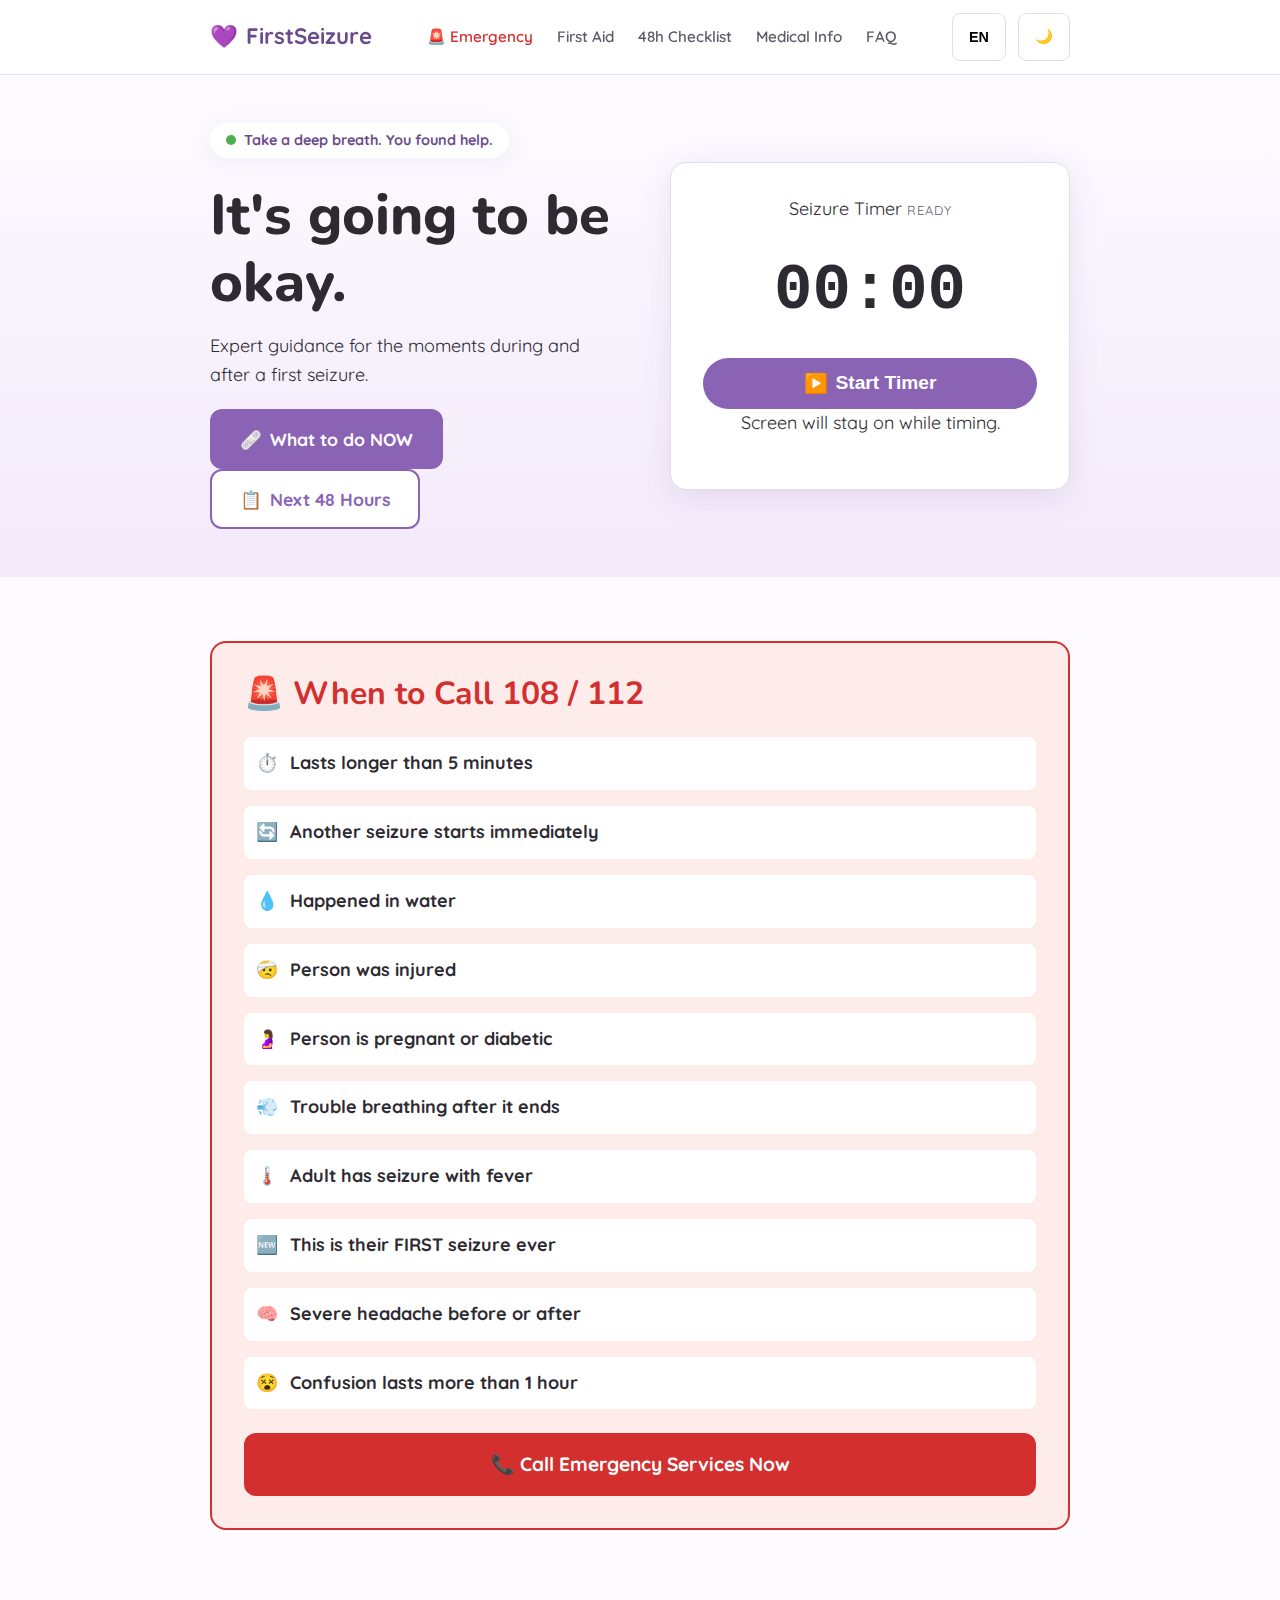
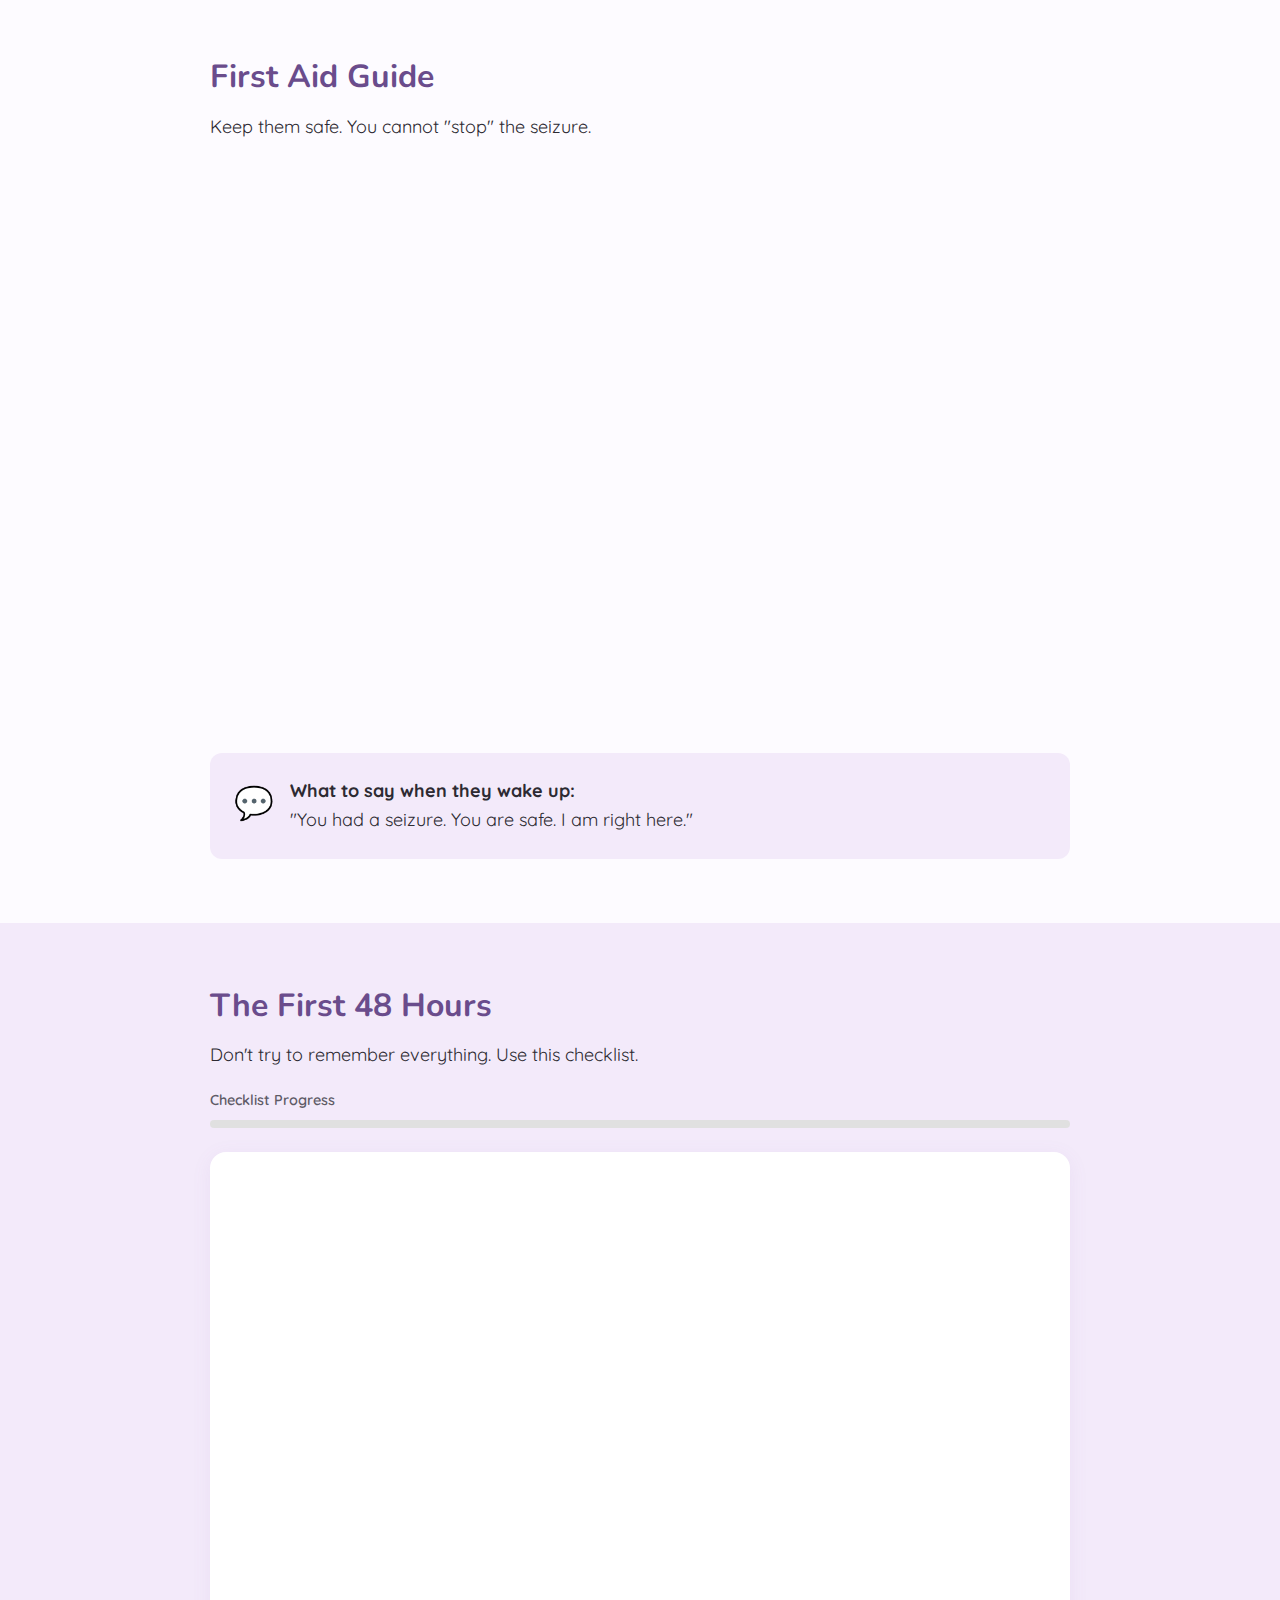
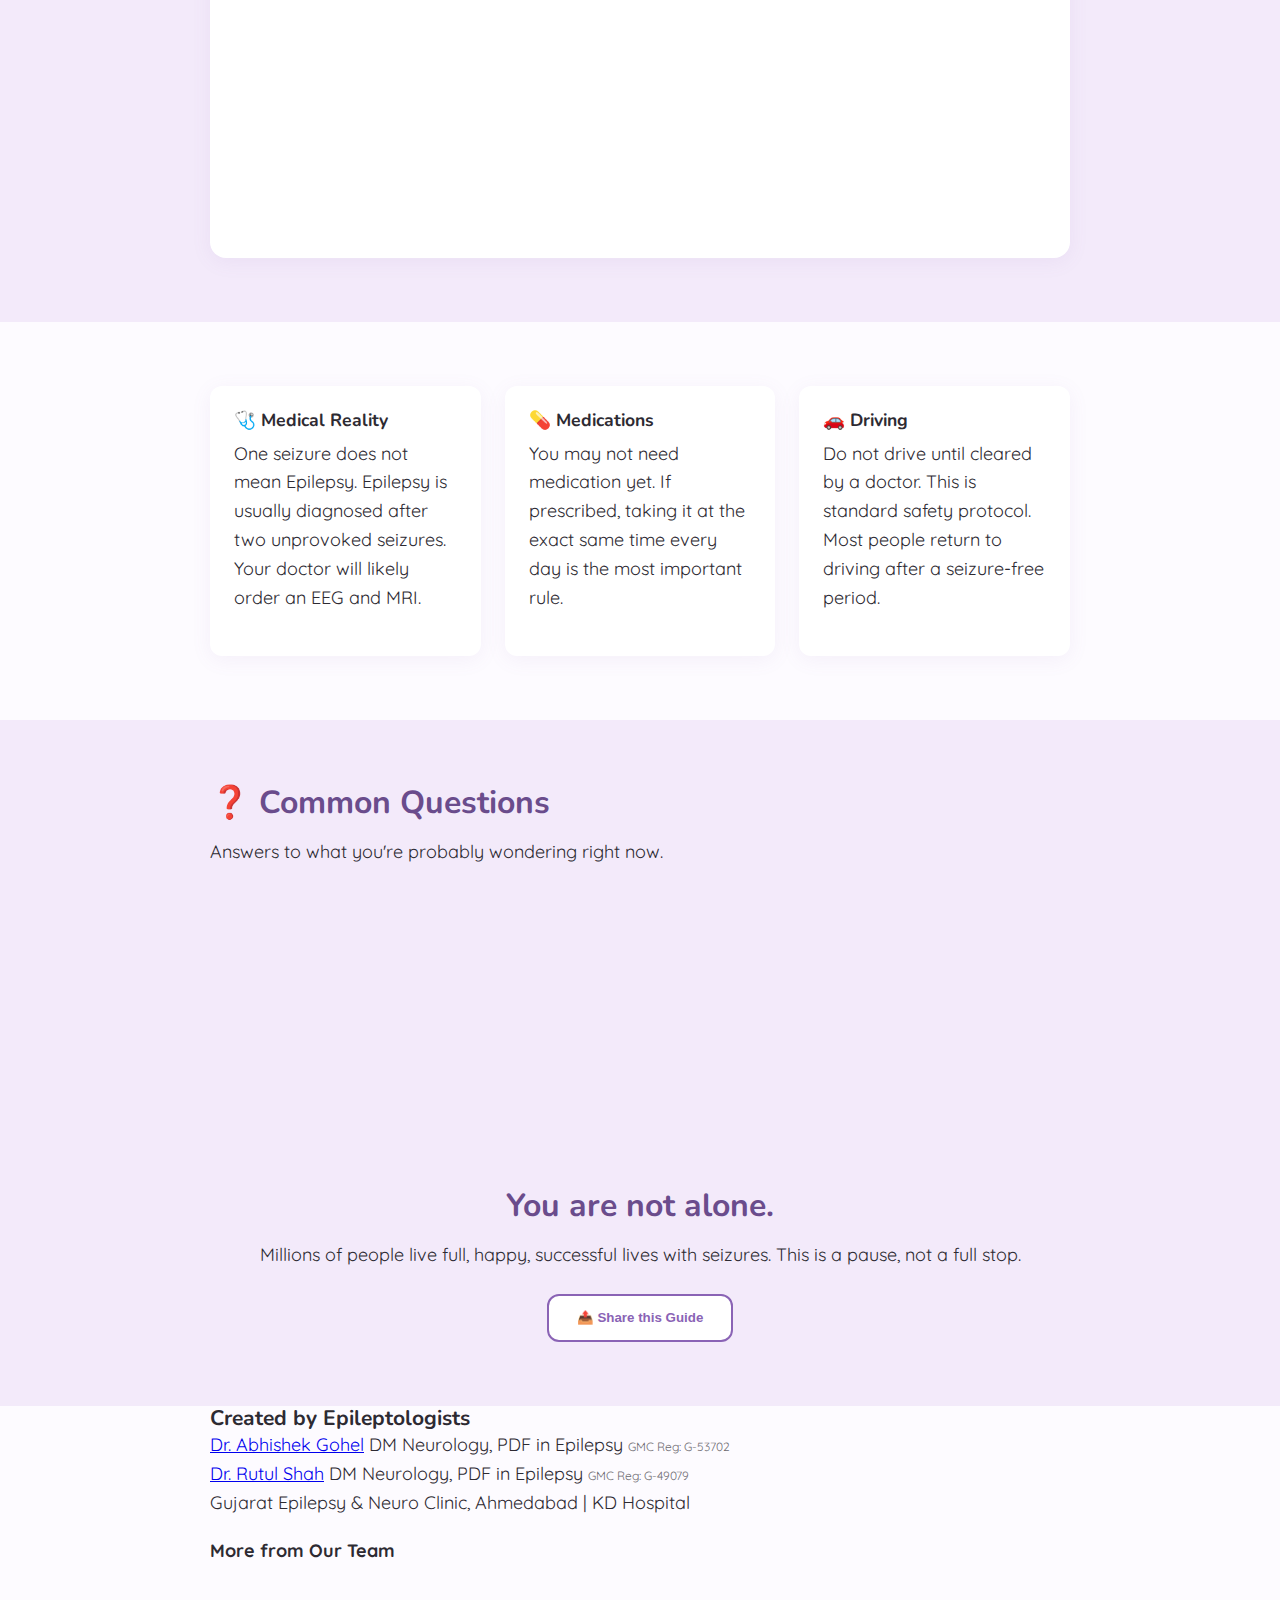
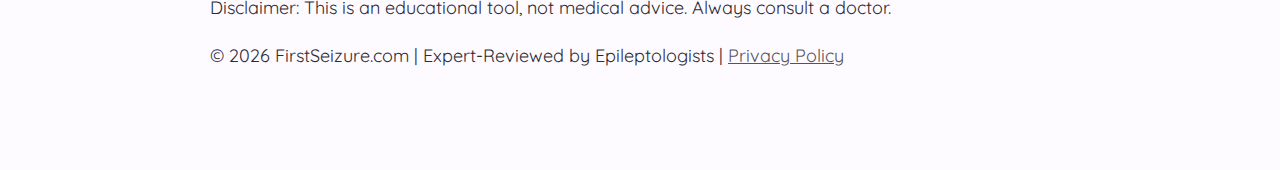
<file: index.html>
<!DOCTYPE html>
<html lang="en">

<head>
    <meta charset="UTF-8">
    <meta name="viewport" content="width=device-width, initial-scale=1.0, viewport-fit=cover">
    <meta name="description" content="Immediate guide for first-time seizures. Timer tool, emergency checklist, and expert-reviewed advice by epileptologists for patients and families.">
    <meta name="keywords" content="first seizure, seizure first aid, epilepsy, seizure timer, emergency seizure, convulsion help, what to do during seizure">
    <meta name="author" content="Dr. Abhishek Gohel, Dr. Rutul Shah">
    <meta name="robots" content="index, follow">
    <meta name="theme-color" content="#9B7EBD">
    <link rel="canonical" href="https://firstseizure.com/">

    <!-- Open Graph -->
    <meta property="og:type" content="website">
    <meta property="og:url" content="https://firstseizure.com/">
    <meta property="og:title" content="First Seizure Guide & Timer | Expert Help">
    <meta property="og:description" content="Panic-free guide for first-time seizures. Timer tool, emergency signs, and first aid by epileptologists.">
    <meta property="og:image" content="https://firstseizure.com/og-image.png">
    <meta property="og:image:width" content="1200">
    <meta property="og:image:height" content="630">
    <meta property="og:site_name" content="FirstSeizure.com">
    <meta property="og:locale" content="en_US">

    <!-- Twitter Card -->
    <meta name="twitter:card" content="summary_large_image">
    <meta name="twitter:title" content="First Seizure Guide & Timer | Expert Help">
    <meta name="twitter:description" content="Panic-free guide for first-time seizures. Timer tool, emergency signs, and first aid.">
    <meta name="twitter:image" content="https://firstseizure.com/og-image.png">

    <title>First Seizure | Guide & Timer by Epileptologists</title>

    <!-- Structured Data -->
    <script type="application/ld+json">
    {
        "@context": "https://schema.org",
        "@type": "MedicalWebPage",
        "name": "First Seizure Guide & Timer",
        "description": "Expert guide for first-time seizures with timer tool and emergency checklist.",
        "url": "https://firstseizure.com",
        "author": [
            {"@type": "Physician", "name": "Dr. Abhishek Gohel", "medicalSpecialty": "Epileptology"},
            {"@type": "Physician", "name": "Dr. Rutul Shah", "medicalSpecialty": "Epileptology"}
        ],
        "publisher": {
            "@type": "Organization",
            "name": "Gujarat Epilepsy & Neuro Clinic"
        },
        "medicalAudience": {"@type": "MedicalAudience", "audienceType": "Patient"},
        "about": {"@type": "MedicalCondition", "name": "Seizure"}
    }
    </script>

    <link rel="preconnect" href="https://fonts.googleapis.com">
    <link rel="preconnect" href="https://fonts.gstatic.com" crossorigin>
    <link
        href="https://fonts.googleapis.com/css2?family=Nunito:wght@600;700;800&family=Quicksand:wght@500;600;700&display=swap"
        rel="stylesheet">
    <link rel="stylesheet" href="styles.css">
    <link rel="manifest" href="manifest.json">
    <link rel="icon" type="image/png" href="/favicon.png">
    <link rel="apple-touch-icon" href="/favicon.png">
    <script src="translations.js"></script>
<script defer src="https://analytics.meowachat.cloud/script.js" data-website-id="5fe11c22-766f-4117-b3bf-36380bf8909a"></script>
</head>

<body>
    <a href="#main-content" class="skip-link">Skip to main content</a>

    <header class="header">
        <div class="container header-content">
            <a href="#" class="logo" aria-label="First Seizure Home">
                <span class="logo-icon" aria-hidden="true">💜</span>
                <span class="logo-text">FirstSeizure</span>
            </a>

            <nav class="nav" id="nav" aria-label="Main Navigation">
                <ul class="nav-list">
                    <li><a href="#emergency" class="nav-link active-danger" data-i18n="nav.emergency">🚨 Emergency</a>
                    </li>
                    <li><a href="#first-aid" class="nav-link" data-i18n="nav.firstaid">First Aid</a></li>
                    <li><a href="#checklist" class="nav-link" data-i18n="nav.checklist">48h Checklist</a></li>
                    <li><a href="#medical" class="nav-link" data-i18n="nav.medical">Medical Info</a></li>
                    <li><a href="/faq.html" class="nav-link">FAQ</a></li>
                </ul>
            </nav>

            <div class="header-controls">
                <button class="control-btn" id="lang-toggle" aria-label="Switch Language" title="हिंदी">
                    EN
                </button>
                <button class="control-btn" id="dark-mode-toggle" aria-label="Toggle Dark Mode"
                    title="Toggle Dark Mode">
                    🌙
                </button>
                <button class="nav-toggle" aria-label="Menu" aria-expanded="false">
                    <span class="hamburger"></span>
                </button>
            </div>
        </div>
    </header>

    <main id="main-content">
        <section class="hero">
            <div class="container hero-grid">
                <div class="hero-text-content">
                    <div class="breathe-badge">
                        <span class="breathe-dot"></span>
                        <span data-i18n="hero.badge">Take a deep breath. You found help.</span>
                    </div>
                    <h1 data-i18n="hero.title">It's going to be okay.</h1>
                    <p class="hero-lead" data-i18n="hero.lead">Expert guidance for the moments during and after a first
                        seizure.</p>

                    <div class="hero-actions">
                        <a href="#first-aid" class="btn btn-primary btn-lg">
                            <span>🩹</span> <span data-i18n="hero.btn.now">What to do NOW</span>
                        </a>
                        <a href="#checklist" class="btn btn-outline btn-lg">
                            <span>📋</span> <span data-i18n="hero.btn.48h">Next 48 Hours</span>
                        </a>
                    </div>
                </div>

                <div class="hero-tool-card">
                    <div class="timer-card" id="timer-container">
                        <div class="timer-header">
                            <span class="timer-label" data-i18n="timer.label">Seizure Timer</span>
                            <span class="timer-status" data-i18n="timer.ready">Ready</span>
                        </div>
                        <div class="timer-display" id="timer-display">00:00</div>
                        <button id="start-timer" class="btn btn-timer-action">
                            <span class="icon">▶️</span> <span data-i18n="timer.start">Start Timer</span>
                        </button>
                        <p class="timer-note" data-i18n="timer.note">Screen will stay on while timing.</p>
                    </div>
                </div>
            </div>
        </section>

        <section id="emergency" class="section section-emergency">
            <div class="container">
                <div class="emergency-alert-box">
                    <div class="alert-header">
                        <h2 data-i18n="emergency.title">🚨 When to Call 108 / 112</h2>
                    </div>
                    <div class="alert-content">
                        <ul class="emergency-checklist">
                            <li class="critical">
                                <span class="check-icon">⏱️</span>
                                <strong data-i18n="emergency.item1">Lasts longer than 5 minutes</strong>
                            </li>
                            <li>
                                <span class="check-icon">🔄</span>
                                <strong data-i18n="emergency.item2">Another seizure starts immediately</strong>
                            </li>
                            <li>
                                <span class="check-icon">💧</span>
                                <strong data-i18n="emergency.item3">Happened in water</strong>
                            </li>
                            <li>
                                <span class="check-icon">🤕</span>
                                <strong data-i18n="emergency.item4">Person was injured</strong>
                            </li>
                            <li>
                                <span class="check-icon">🤰</span>
                                <strong data-i18n="emergency.item5">Person is pregnant or diabetic</strong>
                            </li>
                            <li>
                                <span class="check-icon">💨</span>
                                <strong data-i18n="emergency.item6">Trouble breathing after it ends</strong>
                            </li>
                            <li>
                                <span class="check-icon">🌡️</span>
                                <strong data-i18n="emergency.item7">Adult has seizure with fever</strong>
                            </li>
                            <li>
                                <span class="check-icon">🆕</span>
                                <strong data-i18n="emergency.item8">This is their FIRST seizure ever</strong>
                            </li>
                            <li>
                                <span class="check-icon">🧠</span>
                                <strong data-i18n="emergency.item9">Severe headache before or after</strong>
                            </li>
                            <li>
                                <span class="check-icon">😵</span>
                                <strong data-i18n="emergency.item10">Confusion lasts more than 1 hour</strong>
                            </li>
                        </ul>
                        <a href="tel:108" class="btn btn-emergency-call btn-full" data-i18n="emergency.call">
                            📞 Call Emergency Services Now
                        </a>
                    </div>
                </div>
            </div>
        </section>

        <section id="first-aid" class="section">
            <div class="container">
                <div class="section-title">
                    <h2 data-i18n="firstaid.title">First Aid Guide</h2>
                    <p data-i18n="firstaid.subtitle">Keep them safe. You cannot "stop" the seizure.</p>
                </div>

                <div class="guide-grid">
                    <div class="guide-card do-card">
                        <h3 data-i18n="firstaid.do">✅ DO</h3>
                        <ul class="guide-list">
                            <li data-i18n="firstaid.do1"><strong>Time the seizure</strong> immediately.</li>
                            <li data-i18n="firstaid.do2"><strong>Cushion their head</strong> with something soft.</li>
                            <li data-i18n="firstaid.do3"><strong>Loosen tight clothing</strong> around neck.</li>
                            <li data-i18n="firstaid.do4"><strong>Turn them on their side</strong> if possible (to aid
                                breathing).</li>
                            <li data-i18n="firstaid.do5"><strong>Stay with them</strong> until fully awake.</li>
                        </ul>
                    </div>
                    <div class="guide-card dont-card">
                        <h3 data-i18n="firstaid.dont">❌ DO NOT</h3>
                        <ul class="guide-list">
                            <li data-i18n="firstaid.dont1"><strong>DO NOT</strong> put anything in their mouth. (They
                                cannot swallow their tongue).</li>
                            <li data-i18n="firstaid.dont2"><strong>DO NOT</strong> hold them down or restrain them.</li>
                            <li data-i18n="firstaid.dont3"><strong>DO NOT</strong> give food/water until fully alert.
                            </li>
                            <li data-i18n="firstaid.dont4"><strong>DO NOT</strong> perform CPR during the seizure.</li>
                            <li data-i18n="firstaid.dont5"><strong>DO NOT</strong> throw water on them.</li>
                            <li data-i18n="firstaid.dont6"><strong>DO NOT</strong> shout at them or try to wake them up.
                            </li>
                        </ul>
                    </div>
                </div>

                <div class="reassurance-banner">
                    <span class="icon">💬</span>
                    <div class="text">
                        <strong data-i18n="firstaid.wakeup">What to say when they wake up:</strong>
                        <br><span data-i18n="firstaid.wakeup.msg">"You had a seizure. You are safe. I am right
                            here."</span>
                    </div>
                </div>
            </div>
        </section>

        <section id="checklist" class="section section-alt">
            <div class="container">
                <div class="section-title">
                    <h2 data-i18n="checklist.title">The First 48 Hours</h2>
                    <p data-i18n="checklist.subtitle">Don't try to remember everything. Use this checklist.</p>
                </div>

                <div class="progress-bar-container">
                    <div class="progress-label" data-i18n="checklist.progress">Checklist Progress</div>
                    <div class="progress-track">
                        <div id="progress-fill" class="progress-fill" style="width: 0%"></div>
                    </div>
                </div>

                <div class="checklist-container">
                    <div class="checklist-group">
                        <h3 data-i18n="checklist.day1">Day 1: Safety & Medical</h3>
                        <label class="check-item">
                            <input type="checkbox" class="checklist-input" data-id="safe-home">
                            <span class="check-box"></span>
                            <span class="check-text" data-i18n="checklist.item1">Ensure home safety (no bathing alone,
                                remove hazards)</span>
                        </label>
                        <label class="check-item">
                            <input type="checkbox" class="checklist-input" data-id="er-visit">
                            <span class="check-box"></span>
                            <span class="check-text" data-i18n="checklist.item2">Visit ER if this was the first
                                seizure</span>
                        </label>
                        <label class="check-item">
                            <input type="checkbox" class="checklist-input" data-id="sleep">
                            <span class="check-box"></span>
                            <span class="check-text" data-i18n="checklist.item3">Ensure full night's sleep
                                (crucial)</span>
                        </label>
                        <label class="check-item">
                            <input type="checkbox" class="checklist-input" data-id="no-drive">
                            <span class="check-box"></span>
                            <span class="check-text" data-i18n="checklist.item6">No driving until cleared by
                                doctor</span>
                        </label>
                        <label class="check-item">
                            <input type="checkbox" class="checklist-input" data-id="no-alcohol">
                            <span class="check-box"></span>
                            <span class="check-text" data-i18n="checklist.item7">Avoid alcohol (can trigger
                                seizures)</span>
                        </label>
                    </div>

                    <div class="checklist-group">
                        <h3 data-i18n="checklist.day2">Day 2: Planning</h3>
                        <label class="check-item">
                            <input type="checkbox" class="checklist-input" data-id="doc-appt">
                            <span class="check-box"></span>
                            <span class="check-text" data-i18n="checklist.item4">Schedule Neurologist appointment</span>
                        </label>
                        <label class="check-item">
                            <input type="checkbox" class="checklist-input" data-id="video-log">
                            <span class="check-box"></span>
                            <span class="check-text" data-i18n="checklist.item5">Write down exactly what happened
                                (duration, movements)</span>
                        </label>
                        <label class="check-item">
                            <input type="checkbox" class="checklist-input" data-id="triggers">
                            <span class="check-box"></span>
                            <span class="check-text" data-i18n="checklist.item8">Note any triggers (lack of sleep,
                                stress, fever?)</span>
                        </label>
                        <label class="check-item">
                            <input type="checkbox" class="checklist-input" data-id="diary">
                            <span class="check-box"></span>
                            <span class="check-text" data-i18n="checklist.item9">Start a seizure diary</span>
                        </label>
                        <label class="check-item">
                            <input type="checkbox" class="checklist-input" data-id="er-papers">
                            <span class="check-box"></span>
                            <span class="check-text" data-i18n="checklist.item10">Get copies of ER paperwork</span>
                        </label>
                    </div>
                </div>
            </div>
        </section>

        <section id="medical" class="section">
            <div class="container">
                <div class="info-grid">
                    <div class="info-card">
                        <h3 data-i18n="medical.reality.title">🩺 Medical Reality</h3>
                        <p data-i18n="medical.reality.text">One seizure does <strong>not</strong> mean Epilepsy.
                            Epilepsy is usually diagnosed after two unprovoked seizures. Your doctor will likely order
                            an EEG and MRI.</p>
                    </div>
                    <div class="info-card">
                        <h3 data-i18n="medical.meds.title">💊 Medications</h3>
                        <p data-i18n="medical.meds.text">You may not need medication yet. If prescribed, taking it at
                            the <strong>exact same time</strong> every day is the most important rule.</p>
                    </div>
                    <div class="info-card">
                        <h3 data-i18n="medical.driving.title">🚗 Driving</h3>
                        <p data-i18n="medical.driving.text">Do not drive until cleared by a doctor. This is standard
                            safety protocol. Most people return to driving after a seizure-free period.</p>
                    </div>
                </div>
            </div>
        </section>

        <section id="faq" class="section section-alt">
            <div class="container">
                <div class="section-title">
                    <h2 data-i18n="faq.title">❓ Common Questions</h2>
                    <p data-i18n="faq.subtitle">Answers to what you're probably wondering right now.</p>
                </div>

                <div class="faq-container">
                    <details class="faq-item">
                        <summary data-i18n="faq.q1">Does one seizure mean I have epilepsy?</summary>
                        <p data-i18n="faq.a1">No. Epilepsy is defined as 2 or more unprovoked seizures at least 24 hours
                            apart. Many people have one seizure and never have another.</p>
                    </details>

                    <details class="faq-item">
                        <summary data-i18n="faq.q2">Will I have another seizure?</summary>
                        <p data-i18n="faq.a2">About 40-50% of people who have one unprovoked seizure will have another
                            within 2 years. The other half won't. Your risk depends on test results and circumstances.
                        </p>
                    </details>

                    <details class="faq-item">
                        <summary data-i18n="faq.q3">What caused my seizure?</summary>
                        <p data-i18n="faq.a3">Sometimes we find a cause (low sugar, alcohol withdrawal, infection, brain
                            abnormality). Sometimes we don't. "Unknown cause" doesn't mean nothing is wrong — it means
                            more investigation may be needed.</p>
                    </details>

                    <details class="faq-item">
                        <summary data-i18n="faq.q4">Can stress cause seizures?</summary>
                        <p data-i18n="faq.a4">Stress alone doesn't cause seizures in a normal brain. But stress can
                            lower seizure threshold if there's underlying susceptibility. If someone says "it was just
                            stress," they still need evaluation.</p>
                    </details>

                    <details class="faq-item">
                        <summary data-i18n="faq.q5">When can I drive again?</summary>
                        <p data-i18n="faq.a5">This depends on local laws and your doctor's assessment. Generally, a
                            seizure-free period of 3-12 months is required. Check with your doctor and local licensing
                            authority.</p>
                    </details>

                    <details class="faq-item">
                        <summary data-i18n="faq.q6">Do I have to take medication?</summary>
                        <p data-i18n="faq.a6">Not necessarily. Treatment is individualized. It depends on your risk
                            factors, test results, occupation, and personal preference. Discuss with your neurologist.
                        </p>
                    </details>
                </div>
            </div>
        </section>

        <section class="section section-final">
            <div class="container text-center">
                <h2 data-i18n="footer.alone">You are not alone.</h2>
                <p data-i18n="footer.message">Millions of people live full, happy, successful lives with
                    seizures.<br>This is a pause, not a full stop.</p>

                <div class="share-actions">
                    <button class="btn btn-outline" onclick="shareResource()" data-i18n="footer.share">
                        📤 Share this Guide
                    </button>
                </div>
            </div>
        </section>
    </main>

    <footer class="footer">
        <div class="container">
            <!-- About Section -->
            <div class="footer-about">
                <h3>Created by Epileptologists</h3>
                <div class="footer-authors">
                    <div class="author">
                        <a href="https://x.com/abgohel" target="_blank" rel="noopener">Dr. Abhishek Gohel</a>
                        <span>DM Neurology, PDF in Epilepsy</span>
                        <span style="font-size:0.75rem;opacity:0.7;">GMC Reg: G-53702</span>
                    </div>
                    <div class="author">
                        <a href="https://in.linkedin.com/in/dr-rutul-shah-ba817996" target="_blank" rel="noopener">Dr. Rutul Shah</a>
                        <span>DM Neurology, PDF in Epilepsy</span>
                        <span style="font-size:0.75rem;opacity:0.7;">GMC Reg: G-49079</span>
                    </div>
                </div>
                <p class="clinic">Gujarat Epilepsy & Neuro Clinic, Ahmedabad | KD Hospital</p>
            </div>

            <!-- More Resources -->
            <div class="footer-resources">
                <h4>More from Our Team</h4>
                <div class="resource-cards">
                    <a href="https://epilepsymri.com" target="_blank" class="resource-card">
                        <span class="resource-icon">🧠</span>
                        <span class="resource-name">EpilepsyMRI.com</span>
                        <span class="resource-desc">3T HARNESS Protocol Guide</span>
                    </a>
                    <a href="https://epilepsypregnancy.in" target="_blank" class="resource-card">
                        <span class="resource-icon">🤰</span>
                        <span class="resource-name">EpilepsyPregnancy.in</span>
                        <span class="resource-desc">Safe Pregnancy with Epilepsy</span>
                    </a>
                </div>
            </div>

            <!-- Disclaimer -->
            <div class="footer-disclaimer">
                <p data-i18n="footer.disclaimer"><strong>Disclaimer:</strong> This is an educational tool, not medical advice. Always consult a doctor.</p>
            </div>

            <p class="copyright">© 2026 FirstSeizure.com | Expert-Reviewed by Epileptologists | <a href="/privacy-policy.html" style="color:inherit;opacity:0.8;">Privacy Policy</a></p>
        </div>
    </footer>

    <div class="mobile-action-bar">
        <button class="action-btn" id="mobile-timer-btn">
            <span class="icon">⏱️</span> <span data-i18n="mobile.timer">Timer</span>
        </button>
        <a href="tel:108" class="action-btn btn-danger">
            <span class="icon">📞</span> <span data-i18n="mobile.call">Call 108</span>
        </a>
    </div>

    <script src="script.js"></script>

    <!-- Smooth Scroll & Reveal (Mobile Optimized) -->
    <style>
        html { scroll-behavior: smooth; }
        .scroll-reveal { opacity: 0; transform: translateY(20px); transition: opacity 0.6s ease-out, transform 0.6s ease-out; }
        .scroll-reveal.revealed { opacity: 1; transform: translateY(0); }
    </style>

    <script>
    (function() {
        'use strict';
        const isMobile = window.innerWidth < 769 || 'ontouchstart' in window;
        const revealElements = document.querySelectorAll('.guide-card, .checklist-group, .faq-item, .emergency-card, .next-steps-item, .resource-card');
        revealElements.forEach(el => el.classList.add('scroll-reveal'));
        
        const observer = new IntersectionObserver((entries) => {
            entries.forEach(entry => { if (entry.isIntersecting) entry.target.classList.add('revealed'); });
        }, { threshold: 0.1, rootMargin: '0px 0px -50px 0px' });
        revealElements.forEach(el => observer.observe(el));
        
        if (!isMobile && !window.matchMedia('(prefers-reduced-motion: reduce)').matches) {
            const heroText = document.querySelector('.hero-text-content');
            let ticking = false;
            window.addEventListener('scroll', () => {
                if (!ticking) {
                    requestAnimationFrame(() => {
                        const scrolled = window.pageYOffset;
                        if (heroText && scrolled < window.innerHeight) {
                            heroText.style.transform = `translateY(${scrolled * 0.15}px)`;
                            heroText.style.opacity = Math.max(0, 1 - (scrolled / (window.innerHeight * 0.8)));
                        }
                        ticking = false;
                    });
                    ticking = true;
                }
            }, { passive: true });
        }
    })();
    </script>
</body>

</html>
</file>
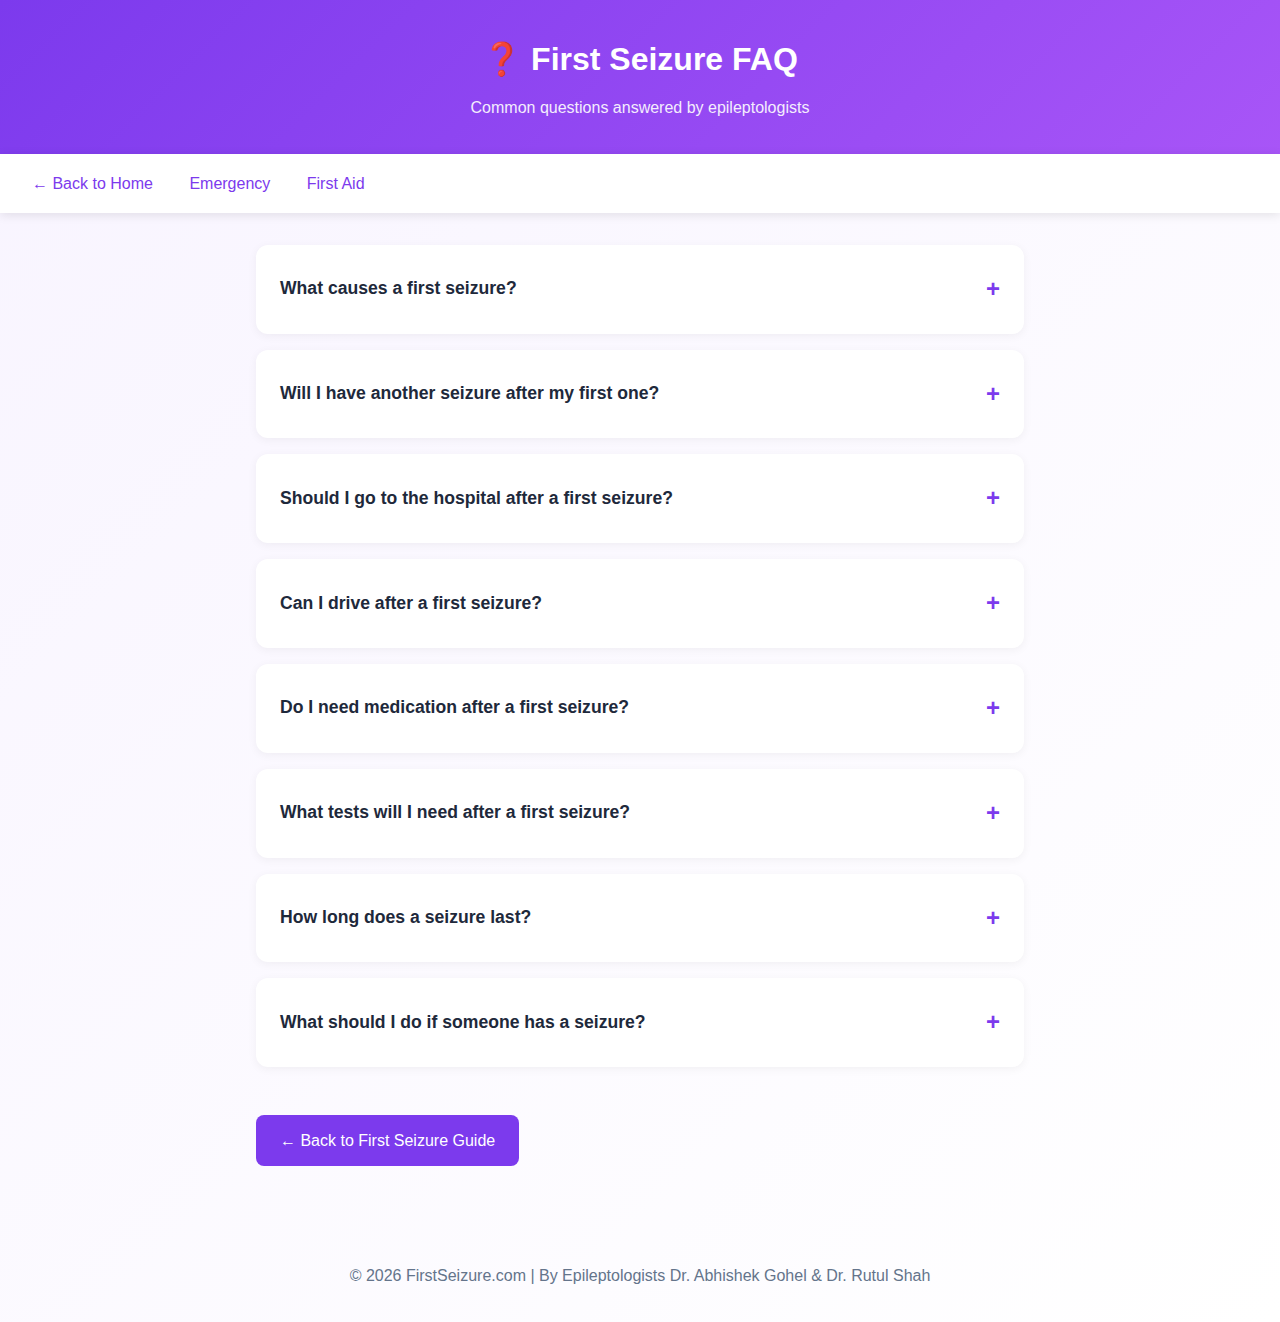
<file: faq.html>
<!DOCTYPE html>
<html lang="en">
<head>
    <meta charset="UTF-8">
    <meta name="viewport" content="width=device-width, initial-scale=1.0">
    <title>First Seizure FAQ | Common Questions Answered by Epileptologists</title>
    <meta name="description" content="Answers to frequently asked questions about first seizures: causes, what to do, when to worry, and next steps. Expert advice from epileptologists.">
    <meta name="keywords" content="first seizure FAQ, seizure questions, epilepsy questions, why did I have a seizure, seizure causes, seizure treatment">
    <link rel="canonical" href="https://firstseizure.com/faq.html">
    
    <!-- Open Graph -->
    <meta property="og:title" content="First Seizure FAQ | Questions Answered by Epileptologists">
    <meta property="og:description" content="Common questions about first seizures answered by expert epileptologists.">
    <meta property="og:url" content="https://firstseizure.com/faq.html">
    <meta property="og:type" content="website">
    
    <!-- FAQ Schema -->
    <script type="application/ld+json">
    {
        "@context": "https://schema.org",
        "@type": "FAQPage",
        "mainEntity": [
            {
                "@type": "Question",
                "name": "What causes a first seizure?",
                "acceptedAnswer": {
                    "@type": "Answer",
                    "text": "First seizures can be caused by many factors including fever, low blood sugar, alcohol withdrawal, head injury, brain infections, stroke, brain tumors, or genetic epilepsy. In about 50% of cases, no specific cause is found (idiopathic). An epileptologist can help determine the cause through EEG and MRI testing."
                }
            },
            {
                "@type": "Question",
                "name": "Will I have another seizure after my first one?",
                "acceptedAnswer": {
                    "@type": "Answer",
                    "text": "After a first unprovoked seizure, about 40-50% of people will have another seizure within 2 years. The risk is higher if your EEG shows abnormalities or if your MRI shows a brain lesion. Your doctor can assess your individual risk."
                }
            },
            {
                "@type": "Question",
                "name": "Should I go to the hospital after a first seizure?",
                "acceptedAnswer": {
                    "@type": "Answer",
                    "text": "Yes, you should go to the emergency room after a first seizure. Doctors need to rule out serious causes like stroke, infection, or brain tumors. They will likely do blood tests, a CT scan, and possibly an EEG."
                }
            },
            {
                "@type": "Question",
                "name": "Can I drive after a first seizure?",
                "acceptedAnswer": {
                    "@type": "Answer",
                    "text": "In most countries, you cannot drive for a period after a seizure - typically 6 months to 1 year depending on local laws. In India, there is no specific law, but doctors recommend not driving for at least 6 months after a seizure. Consult your neurologist for guidance."
                }
            },
            {
                "@type": "Question",
                "name": "Do I need medication after a first seizure?",
                "acceptedAnswer": {
                    "@type": "Answer",
                    "text": "Not always. After a single unprovoked seizure, starting medication is a shared decision between you and your doctor. Factors include: EEG findings, MRI results, type of seizure, and your risk tolerance. Many doctors wait for a second seizure before starting medication."
                }
            },
            {
                "@type": "Question",
                "name": "What tests will I need after a first seizure?",
                "acceptedAnswer": {
                    "@type": "Answer",
                    "text": "Standard tests include: Blood tests (glucose, electrolytes, infection markers), EEG (electroencephalogram) to check brain electrical activity, and brain MRI to look for structural causes. Some patients may need additional tests like lumbar puncture or specialized MRI protocols."
                }
            },
            {
                "@type": "Question",
                "name": "How long does a seizure last?",
                "acceptedAnswer": {
                    "@type": "Answer",
                    "text": "Most seizures last 1-3 minutes. A seizure lasting more than 5 minutes is a medical emergency called status epilepticus and requires immediate medical attention. This is why timing seizures is important."
                }
            },
            {
                "@type": "Question",
                "name": "What should I do if someone has a seizure?",
                "acceptedAnswer": {
                    "@type": "Answer",
                    "text": "Stay calm and time the seizure. Protect the person from injury by clearing hard objects. Turn them on their side. Do NOT put anything in their mouth. Do NOT restrain them. Call emergency services if the seizure lasts more than 5 minutes or if they don't wake up afterward."
                }
            }
        ]
    }
    </script>
    
    <style>
        * { margin: 0; padding: 0; box-sizing: border-box; }
        body { font-family: -apple-system, BlinkMacSystemFont, 'Segoe UI', Roboto, sans-serif; line-height: 1.7; color: #1e293b; background: linear-gradient(135deg, #f8f4ff 0%, #fff 100%); }
        header { background: linear-gradient(135deg, #7c3aed, #a855f7); color: white; padding: 2rem; text-align: center; }
        header h1 { font-size: 2rem; margin-bottom: 0.5rem; }
        header p { opacity: 0.9; }
        nav { background: white; padding: 1rem; box-shadow: 0 2px 10px rgba(0,0,0,0.1); }
        nav a { color: #7c3aed; text-decoration: none; margin: 0 1rem; font-weight: 500; }
        nav a:hover { text-decoration: underline; }
        main { max-width: 800px; margin: 2rem auto; padding: 0 1rem; }
        .faq-item { background: white; border-radius: 12px; margin-bottom: 1rem; box-shadow: 0 2px 10px rgba(0,0,0,0.05); overflow: hidden; }
        .faq-question { padding: 1.5rem; cursor: pointer; font-weight: 600; font-size: 1.1rem; display: flex; justify-content: space-between; align-items: center; }
        .faq-question:hover { background: #f8f4ff; }
        .faq-question::after { content: '+'; font-size: 1.5rem; color: #7c3aed; }
        .faq-item.open .faq-question::after { content: '−'; }
        .faq-answer { padding: 0 1.5rem 1.5rem; display: none; color: #64748b; }
        .faq-item.open .faq-answer { display: block; }
        .back-link { display: inline-block; margin: 2rem 0; padding: 0.75rem 1.5rem; background: #7c3aed; color: white; text-decoration: none; border-radius: 8px; }
        .back-link:hover { background: #6d28d9; }
        footer { text-align: center; padding: 2rem; color: #64748b; }
        @media (max-width: 600px) { header h1 { font-size: 1.5rem; } }
    </style>
</head>
<body>
    <header>
        <h1>❓ First Seizure FAQ</h1>
        <p>Common questions answered by epileptologists</p>
    </header>
    
    <nav>
        <a href="/">← Back to Home</a>
        <a href="/#emergency">Emergency</a>
        <a href="/#first-aid">First Aid</a>
    </nav>
    
    <main>
        <div class="faq-item">
            <div class="faq-question">What causes a first seizure?</div>
            <div class="faq-answer">First seizures can be caused by many factors including fever, low blood sugar, alcohol withdrawal, head injury, brain infections, stroke, brain tumors, or genetic epilepsy. In about 50% of cases, no specific cause is found (idiopathic). An epileptologist can help determine the cause through EEG and MRI testing.</div>
        </div>
        
        <div class="faq-item">
            <div class="faq-question">Will I have another seizure after my first one?</div>
            <div class="faq-answer">After a first unprovoked seizure, about 40-50% of people will have another seizure within 2 years. The risk is higher if your EEG shows abnormalities or if your MRI shows a brain lesion. Your doctor can assess your individual risk.</div>
        </div>
        
        <div class="faq-item">
            <div class="faq-question">Should I go to the hospital after a first seizure?</div>
            <div class="faq-answer">Yes, you should go to the emergency room after a first seizure. Doctors need to rule out serious causes like stroke, infection, or brain tumors. They will likely do blood tests, a CT scan, and possibly an EEG.</div>
        </div>
        
        <div class="faq-item">
            <div class="faq-question">Can I drive after a first seizure?</div>
            <div class="faq-answer">In most countries, you cannot drive for a period after a seizure - typically 6 months to 1 year depending on local laws. In India, there is no specific law, but doctors recommend not driving for at least 6 months after a seizure. Consult your neurologist for guidance.</div>
        </div>
        
        <div class="faq-item">
            <div class="faq-question">Do I need medication after a first seizure?</div>
            <div class="faq-answer">Not always. After a single unprovoked seizure, starting medication is a shared decision between you and your doctor. Factors include: EEG findings, MRI results, type of seizure, and your risk tolerance. Many doctors wait for a second seizure before starting medication.</div>
        </div>
        
        <div class="faq-item">
            <div class="faq-question">What tests will I need after a first seizure?</div>
            <div class="faq-answer">Standard tests include: Blood tests (glucose, electrolytes, infection markers), EEG (electroencephalogram) to check brain electrical activity, and brain MRI to look for structural causes. Some patients may need additional tests like lumbar puncture or specialized MRI protocols.</div>
        </div>
        
        <div class="faq-item">
            <div class="faq-question">How long does a seizure last?</div>
            <div class="faq-answer">Most seizures last 1-3 minutes. A seizure lasting more than 5 minutes is a medical emergency called status epilepticus and requires immediate medical attention. This is why timing seizures is important.</div>
        </div>
        
        <div class="faq-item">
            <div class="faq-question">What should I do if someone has a seizure?</div>
            <div class="faq-answer">Stay calm and time the seizure. Protect the person from injury by clearing hard objects. Turn them on their side. Do NOT put anything in their mouth. Do NOT restrain them. Call emergency services if the seizure lasts more than 5 minutes or if they don't wake up afterward.</div>
        </div>
        
        <a href="/" class="back-link">← Back to First Seizure Guide</a>
    </main>
    
    <footer>
        <p>© 2026 FirstSeizure.com | By Epileptologists Dr. Abhishek Gohel & Dr. Rutul Shah</p>
    </footer>
    
    <script>
        document.querySelectorAll('.faq-question').forEach(q => {
            q.addEventListener('click', () => q.parentElement.classList.toggle('open'));
        });
    </script>
</body>
</html>
</file>
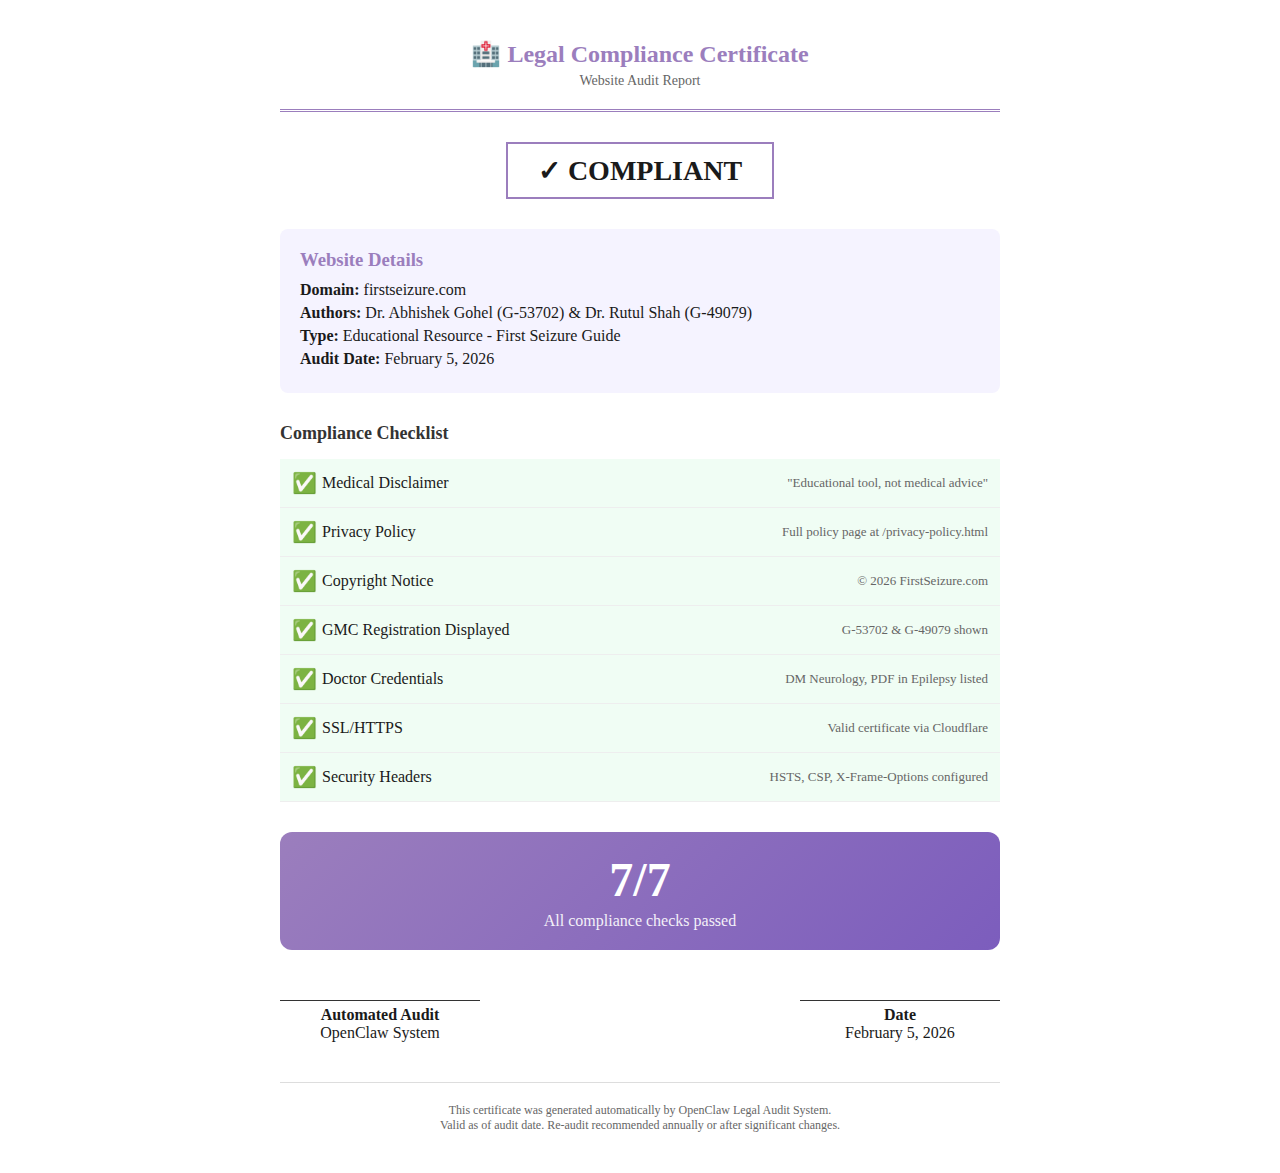
<file: legal-compliance-certificate.html>
<!DOCTYPE html>
<html lang="en">
<head>
    <meta charset="UTF-8">
    <meta name="viewport" content="width=device-width, initial-scale=1.0">
    <title>Legal Compliance Certificate - firstseizure.com</title>
    <style>
        @media print { body { -webkit-print-color-adjust: exact; print-color-adjust: exact; } }
        * { margin: 0; padding: 0; box-sizing: border-box; }
        body { font-family: 'Georgia', serif; background: white; color: #1a1a1a; padding: 40px; max-width: 800px; margin: 0 auto; }
        .header { text-align: center; border-bottom: 3px double #9B7EBD; padding-bottom: 20px; margin-bottom: 30px; }
        .header h1 { color: #9B7EBD; font-size: 24px; margin-bottom: 5px; }
        .header p { color: #666; font-size: 14px; }
        .certificate-title { text-align: center; margin: 30px 0; }
        .certificate-title h2 { font-size: 28px; color: #1a1a1a; border: 2px solid #9B7EBD; display: inline-block; padding: 10px 30px; }
        .site-info { background: #f5f3ff; padding: 20px; border-radius: 8px; margin: 20px 0; }
        .site-info h3 { color: #9B7EBD; margin-bottom: 10px; }
        .site-info p { margin: 5px 0; }
        .checklist { margin: 30px 0; }
        .checklist h3 { color: #333; margin-bottom: 15px; font-size: 18px; }
        .check-item { display: flex; align-items: center; padding: 12px; border-bottom: 1px solid #eee; }
        .check-item.pass { background: #f0fdf4; }
        .check-item .status { width: 30px; font-size: 20px; }
        .check-item .label { flex: 1; font-weight: 500; }
        .check-item .detail { color: #666; font-size: 13px; }
        .score { text-align: center; margin: 30px 0; padding: 20px; background: linear-gradient(135deg, #9B7EBD, #7c5dbd); color: white; border-radius: 12px; }
        .score h3 { font-size: 48px; margin-bottom: 5px; }
        .score p { opacity: 0.9; }
        .footer { margin-top: 40px; padding-top: 20px; border-top: 1px solid #ddd; text-align: center; color: #666; font-size: 12px; }
        .signature { margin-top: 40px; display: flex; justify-content: space-between; }
        .signature div { text-align: center; }
        .signature .line { width: 200px; border-top: 1px solid #333; margin: 10px auto 5px; }
    </style>
</head>
<body>
    <div class="header">
        <h1>🏥 Legal Compliance Certificate</h1>
        <p>Website Audit Report</p>
    </div>

    <div class="certificate-title">
        <h2>✓ COMPLIANT</h2>
    </div>

    <div class="site-info">
        <h3>Website Details</h3>
        <p><strong>Domain:</strong> firstseizure.com</p>
        <p><strong>Authors:</strong> Dr. Abhishek Gohel (G-53702) & Dr. Rutul Shah (G-49079)</p>
        <p><strong>Type:</strong> Educational Resource - First Seizure Guide</p>
        <p><strong>Audit Date:</strong> February 5, 2026</p>
    </div>

    <div class="checklist">
        <h3>Compliance Checklist</h3>
        
        <div class="check-item pass">
            <span class="status">✅</span>
            <span class="label">Medical Disclaimer</span>
            <span class="detail">"Educational tool, not medical advice"</span>
        </div>
        
        <div class="check-item pass">
            <span class="status">✅</span>
            <span class="label">Privacy Policy</span>
            <span class="detail">Full policy page at /privacy-policy.html</span>
        </div>
        
        <div class="check-item pass">
            <span class="status">✅</span>
            <span class="label">Copyright Notice</span>
            <span class="detail">© 2026 FirstSeizure.com</span>
        </div>
        
        <div class="check-item pass">
            <span class="status">✅</span>
            <span class="label">GMC Registration Displayed</span>
            <span class="detail">G-53702 & G-49079 shown</span>
        </div>
        
        <div class="check-item pass">
            <span class="status">✅</span>
            <span class="label">Doctor Credentials</span>
            <span class="detail">DM Neurology, PDF in Epilepsy listed</span>
        </div>
        
        <div class="check-item pass">
            <span class="status">✅</span>
            <span class="label">SSL/HTTPS</span>
            <span class="detail">Valid certificate via Cloudflare</span>
        </div>
        
        <div class="check-item pass">
            <span class="status">✅</span>
            <span class="label">Security Headers</span>
            <span class="detail">HSTS, CSP, X-Frame-Options configured</span>
        </div>
    </div>

    <div class="score">
        <h3>7/7</h3>
        <p>All compliance checks passed</p>
    </div>

    <div class="signature">
        <div>
            <div class="line"></div>
            <p><strong>Automated Audit</strong></p>
            <p>OpenClaw System</p>
        </div>
        <div>
            <div class="line"></div>
            <p><strong>Date</strong></p>
            <p>February 5, 2026</p>
        </div>
    </div>

    <div class="footer">
        <p>This certificate was generated automatically by OpenClaw Legal Audit System.</p>
        <p>Valid as of audit date. Re-audit recommended annually or after significant changes.</p>
    </div>
</body>
</html>
</file>
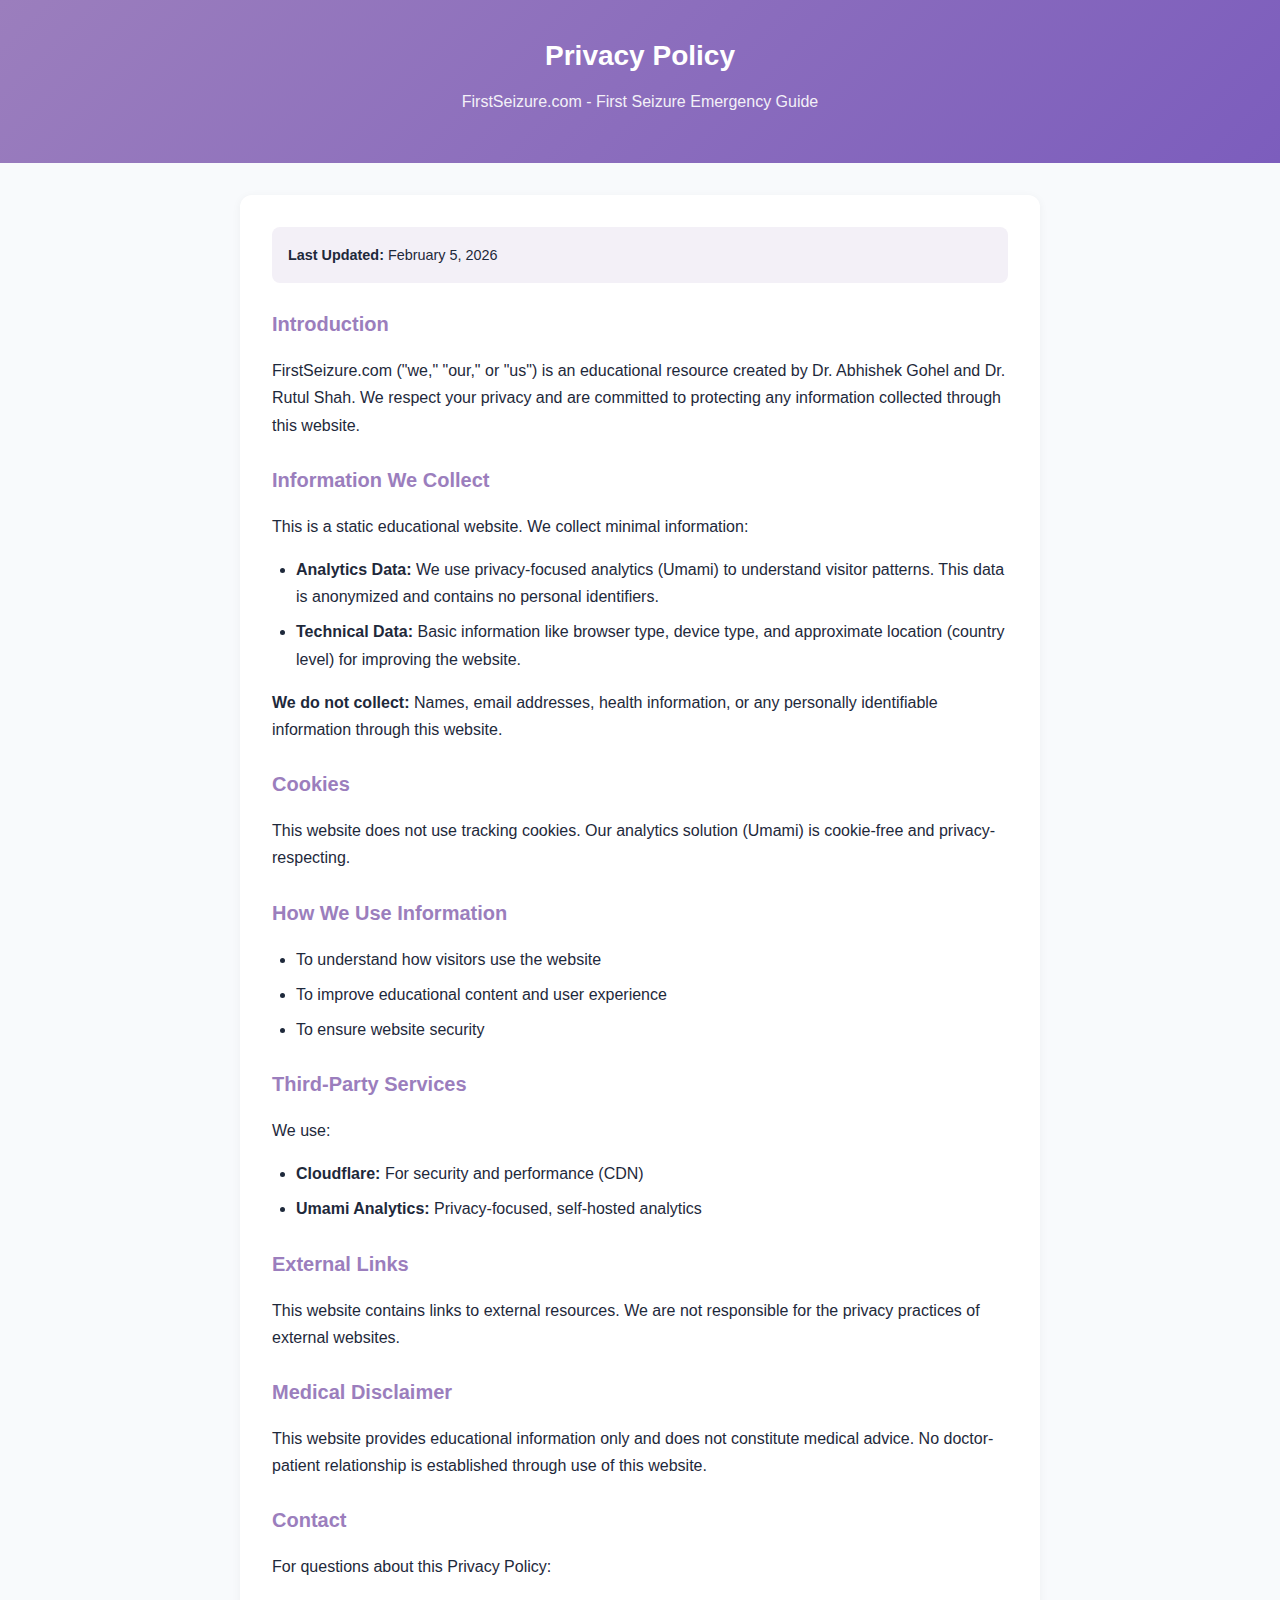
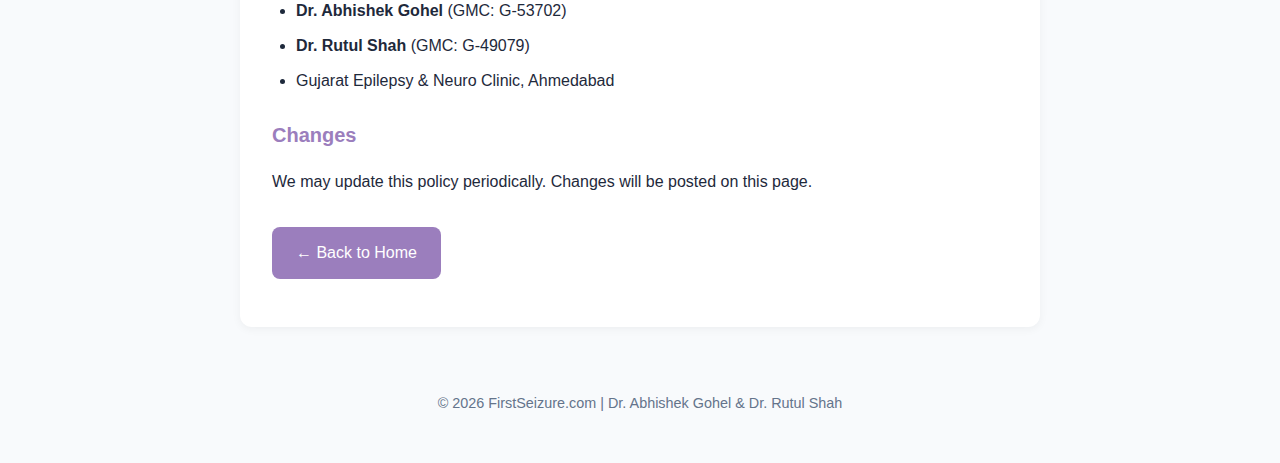
<file: privacy-policy.html>
<!DOCTYPE html>
<html lang="en">
<head>
    <meta charset="UTF-8">
    <meta name="viewport" content="width=device-width, initial-scale=1.0">
    <title>Privacy Policy - FirstSeizure.com</title>
    <style>
        * { margin: 0; padding: 0; box-sizing: border-box; }
        body { font-family: -apple-system, BlinkMacSystemFont, 'Segoe UI', Roboto, sans-serif; line-height: 1.7; color: #1e293b; background: #f8fafc; }
        header { background: linear-gradient(135deg, #9B7EBD, #7c5dbd); color: white; padding: 2rem; text-align: center; }
        header h1 { font-size: 1.75rem; margin-bottom: 0.5rem; }
        header p { opacity: 0.9; }
        main { background: white; padding: 2rem; margin: 2rem auto; max-width: 800px; border-radius: 12px; box-shadow: 0 2px 10px rgba(0,0,0,0.05); }
        h2 { color: #9B7EBD; margin: 1.5rem 0 1rem; font-size: 1.25rem; }
        h2:first-child { margin-top: 0; }
        p, ul { margin-bottom: 1rem; }
        ul { padding-left: 1.5rem; }
        li { margin-bottom: 0.5rem; }
        a { color: #9B7EBD; }
        .back-link { display: inline-block; margin: 1rem 0; padding: 0.75rem 1.5rem; background: #9B7EBD; color: white; text-decoration: none; border-radius: 8px; }
        .back-link:hover { background: #7c5dbd; }
        footer { text-align: center; padding: 2rem; color: #64748b; font-size: 0.9rem; }
        .update-date { background: #f3f0f7; padding: 1rem; border-radius: 8px; margin-bottom: 1.5rem; font-size: 0.9rem; }
    </style>
</head>
<body>
    <header>
        <h1>Privacy Policy</h1>
        <p>FirstSeizure.com - First Seizure Emergency Guide</p>
    </header>
    
    <main>
        <div class="update-date">
            <strong>Last Updated:</strong> February 5, 2026
        </div>

        <h2>Introduction</h2>
        <p>FirstSeizure.com ("we," "our," or "us") is an educational resource created by Dr. Abhishek Gohel and Dr. Rutul Shah. We respect your privacy and are committed to protecting any information collected through this website.</p>

        <h2>Information We Collect</h2>
        <p>This is a static educational website. We collect minimal information:</p>
        <ul>
            <li><strong>Analytics Data:</strong> We use privacy-focused analytics (Umami) to understand visitor patterns. This data is anonymized and contains no personal identifiers.</li>
            <li><strong>Technical Data:</strong> Basic information like browser type, device type, and approximate location (country level) for improving the website.</li>
        </ul>
        <p><strong>We do not collect:</strong> Names, email addresses, health information, or any personally identifiable information through this website.</p>

        <h2>Cookies</h2>
        <p>This website does not use tracking cookies. Our analytics solution (Umami) is cookie-free and privacy-respecting.</p>

        <h2>How We Use Information</h2>
        <ul>
            <li>To understand how visitors use the website</li>
            <li>To improve educational content and user experience</li>
            <li>To ensure website security</li>
        </ul>

        <h2>Third-Party Services</h2>
        <p>We use:</p>
        <ul>
            <li><strong>Cloudflare:</strong> For security and performance (CDN)</li>
            <li><strong>Umami Analytics:</strong> Privacy-focused, self-hosted analytics</li>
        </ul>

        <h2>External Links</h2>
        <p>This website contains links to external resources. We are not responsible for the privacy practices of external websites.</p>

        <h2>Medical Disclaimer</h2>
        <p>This website provides educational information only and does not constitute medical advice. No doctor-patient relationship is established through use of this website.</p>

        <h2>Contact</h2>
        <p>For questions about this Privacy Policy:</p>
        <ul>
            <li><strong>Dr. Abhishek Gohel</strong> (GMC: G-53702)</li>
            <li><strong>Dr. Rutul Shah</strong> (GMC: G-49079)</li>
            <li>Gujarat Epilepsy & Neuro Clinic, Ahmedabad</li>
        </ul>

        <h2>Changes</h2>
        <p>We may update this policy periodically. Changes will be posted on this page.</p>

        <a href="/" class="back-link">← Back to Home</a>
    </main>

    <footer>
        <p>© 2026 FirstSeizure.com | Dr. Abhishek Gohel & Dr. Rutul Shah</p>
    </footer>
</body>
</html>
</file>
<file: styles.css>
/* First Seizure - Optimized UX/UI Styles */

:root {
    /* Color Palette - Higher Contrast for Readability */
    --primary: #8a63b5;
    --primary-dark: #6a4c8c;
    --primary-light: #f3eafa;

    --text-main: #2d2a32;
    /* Much darker for readability */
    --text-muted: #5e5b66;

    --danger: #d32f2f;
    --danger-bg: #fdecea;
    --success: #2e7d32;
    --success-bg: #e8f5e9;

    --bg-body: #fdfbff;
    --bg-card: #ffffff;
    --border: #e0e0e0;

    /* Spacing & Layout */
    --container-width: 900px;
    --radius-lg: 16px;
    --radius-md: 12px;
    --shadow-soft: 0 4px 20px rgba(138, 99, 181, 0.08);
    --shadow-hover: 0 8px 30px rgba(138, 99, 181, 0.15);

    /* Typography */
    --font-heading: 'Nunito', sans-serif;
    --font-body: 'Quicksand', sans-serif;
}

/* Reset & Base */
* {
    box-sizing: border-box;
    margin: 0;
    padding: 0;
}

html {
    scroll-behavior: smooth;
    scroll-padding-top: 80px;
}

body {
    font-family: var(--font-body);
    background: var(--bg-body);
    color: var(--text-main);
    line-height: 1.6;
    font-size: 18px;
    /* Larger base font for tired eyes */
    padding-bottom: 80px;
    /* Space for mobile action bar */
}

/* Typography */
h1,
h2,
h3 {
    font-family: var(--font-heading);
    line-height: 1.2;
    color: var(--text-main);
}

h1 {
    font-size: clamp(2rem, 5vw, 3.5rem);
    font-weight: 800;
    margin-bottom: 1rem;
}

h2 {
    font-size: 2rem;
    margin-bottom: 1rem;
    color: var(--primary-dark);
}

p {
    margin-bottom: 1.2rem;
}

/* Utilities */
.container {
    width: 100%;
    max-width: var(--container-width);
    margin: 0 auto;
    padding: 0 20px;
}

.section {
    padding: 4rem 0;
}

.section-alt {
    background: var(--primary-light);
}

.text-center {
    text-align: center;
}

.skip-link {
    position: absolute;
    top: -100px;
    left: 0;
    padding: 1rem;
    background: var(--primary);
    color: white;
    z-index: 1000;
}

.skip-link:focus {
    top: 0;
}

/* Header */
.header {
    position: sticky;
    top: 0;
    z-index: 100;
    background: rgba(255, 255, 255, 0.95);
    backdrop-filter: blur(10px);
    border-bottom: 1px solid var(--border);
    padding: 0.8rem 0;
}

.header-content {
    display: flex;
    justify-content: space-between;
    align-items: center;
}

.logo {
    display: flex;
    align-items: center;
    gap: 0.5rem;
    text-decoration: none;
    font-weight: 800;
    font-size: 1.4rem;
    color: var(--primary-dark);
}

.nav-list {
    display: flex;
    list-style: none;
    gap: 1.5rem;
}

.nav-link {
    text-decoration: none;
    color: var(--text-muted);
    font-weight: 600;
    font-size: 0.95rem;
}

.nav-link.active-danger {
    color: var(--danger);
}

/* Hero Section */
.hero {
    padding: 3rem 0;
    background: linear-gradient(180deg, var(--bg-body) 0%, var(--primary-light) 100%);
}

.hero-grid {
    display: grid;
    gap: 3rem;
    md-grid-template-columns: 1.2fr 0.8fr;
}

.breathe-badge {
    display: inline-flex;
    align-items: center;
    gap: 8px;
    background: white;
    padding: 6px 16px;
    border-radius: 50px;
    font-size: 0.9rem;
    margin-bottom: 1.5rem;
    box-shadow: var(--shadow-soft);
    color: var(--primary-dark);
    font-weight: 700;
}

.breathe-dot {
    width: 10px;
    height: 10px;
    background: #4caf50;
    border-radius: 50%;
    animation: breathe 4s infinite;
}

/* Buttons */
.btn {
    display: inline-flex;
    align-items: center;
    justify-content: center;
    gap: 8px;
    padding: 12px 24px;
    border-radius: 12px;
    font-weight: 700;
    text-decoration: none;
    transition: transform 0.2s;
    cursor: pointer;
    border: 2px solid transparent;
}

.btn:active {
    transform: scale(0.98);
}

.btn-primary {
    background: var(--primary);
    color: white;
}

.btn-outline {
    border-color: var(--primary);
    color: var(--primary);
    background: white;
}

.btn-lg {
    font-size: 1.1rem;
    padding: 16px 32px;
}

/* Timer Card - Central Tool */
.timer-card {
    background: white;
    border-radius: var(--radius-lg);
    padding: 2rem;
    box-shadow: var(--shadow-hover);
    text-align: center;
    border: 1px solid var(--border);
}

.timer-status {
    font-size: 0.8rem;
    text-transform: uppercase;
    letter-spacing: 1px;
    color: var(--text-muted);
}

.timer-display {
    font-family: monospace;
    font-size: 4rem;
    font-weight: 700;
    color: var(--text-main);
    margin: 1rem 0;
    font-variant-numeric: tabular-nums;
}

.btn-timer-action {
    background: var(--primary);
    color: white;
    width: 100%;
    font-size: 1.2rem;
    padding: 16px;
    border-radius: 50px;
    border: none;
}

.timer-card.running .timer-display {
    color: var(--danger);
}

.timer-card.running .btn-timer-action {
    background: var(--text-main);
}

/* Emergency Section */
.emergency-alert-box {
    background: var(--danger-bg);
    border: 2px solid var(--danger);
    border-radius: var(--radius-lg);
    padding: 2rem;
}

.alert-header h2 {
    color: var(--danger);
    margin: 0;
}

.emergency-checklist {
    list-style: none;
    margin: 1.5rem 0;
    display: grid;
    gap: 1rem;
}

.emergency-checklist li {
    display: flex;
    align-items: center;
    gap: 12px;
    background: white;
    padding: 12px;
    border-radius: 8px;
}

.btn-emergency-call {
    background: var(--danger);
    color: white;
    font-size: 1.2rem;
    width: 100%;
}

/* Do's and Don'ts */
.guide-grid {
    display: grid;
    gap: 2rem;
    grid-template-columns: repeat(auto-fit, minmax(300px, 1fr));
}

.guide-card {
    padding: 2rem;
    border-radius: var(--radius-lg);
    border: 2px solid transparent;
}

.do-card {
    background: var(--success-bg);
    border-color: var(--success);
}

.dont-card {
    background: var(--danger-bg);
    border-color: var(--danger);
}

.guide-list {
    list-style: none;
    margin-top: 1rem;
}

.guide-list li {
    margin-bottom: 0.8rem;
    padding-left: 1.5rem;
    position: relative;
}

.guide-list li::before {
    content: '•';
    position: absolute;
    left: 0;
    font-weight: bold;
}

/* Checklist */
.checklist-container {
    background: white;
    padding: 2rem;
    border-radius: var(--radius-lg);
    box-shadow: var(--shadow-soft);
}

.checklist-group {
    margin-bottom: 2rem;
}

.check-item {
    display: flex;
    align-items: flex-start;
    gap: 16px;
    padding: 12px;
    cursor: pointer;
    transition: background 0.2s;
    border-radius: 8px;
}

.check-item:hover {
    background: var(--primary-light);
}

.checklist-input {
    position: absolute;
    opacity: 0;
}

.check-box {
    min-width: 24px;
    height: 24px;
    border: 2px solid var(--primary);
    border-radius: 6px;
    display: flex;
    align-items: center;
    justify-content: center;
}

.checklist-input:checked+.check-box {
    background: var(--primary);
}

.checklist-input:checked+.check-box::after {
    content: '✓';
    color: white;
    font-size: 14px;
}

.checklist-input:checked~.check-text {
    text-decoration: line-through;
    opacity: 0.6;
}

/* Mobile Action Bar */
.mobile-action-bar {
    position: fixed;
    bottom: 0;
    left: 0;
    right: 0;
    background: white;
    padding: 12px 20px;
    display: flex;
    gap: 12px;
    z-index: 999;
    box-shadow: 0 -4px 20px rgba(0, 0, 0, 0.1);
    border-top: 1px solid var(--border);
}

.action-btn {
    flex: 1;
    border: none;
    padding: 14px;
    border-radius: 12px;
    font-weight: 700;
    font-size: 1rem;
    cursor: pointer;
    display: flex;
    align-items: center;
    justify-content: center;
    gap: 8px;
    background: var(--bg-body);
    color: var(--text-main);
    border: 1px solid var(--border);
}

.action-btn.btn-danger {
    background: var(--danger);
    color: white;
    border: none;
}

/* Desktop Tweaks */
@media (min-width: 769px) {

    .mobile-action-bar,
    .nav-toggle {
        display: none;
    }

    .hero-grid {
        grid-template-columns: 1fr 400px;
        align-items: center;
    }
}

@media (max-width: 768px) {
    .nav {
        display: none;
    }

    /* Simplified for demo, assume hamburger logic in JS */
    .hero-actions {
        display: flex;
        flex-direction: column;
        gap: 16px;
        width: 100%;
    }

    .hero-actions .btn {
        width: 100%;
    }

    h1 {
        font-size: 2.2rem;
    }
}

@keyframes breathe {

    0%,
    100% {
        transform: scale(1);
        opacity: 1;
    }

    50% {
        transform: scale(1.5);
        opacity: 0.5;
    }
}

/* Header Controls */
.header-controls {
    display: flex;
    align-items: center;
    gap: 8px;
}

.control-btn {
    background: var(--bg-card);
    border: 1px solid var(--border);
    border-radius: 8px;
    padding: 8px 12px;
    font-weight: 700;
    font-size: 0.9rem;
    cursor: pointer;
    transition: all 0.2s;
}

.control-btn:hover {
    background: var(--primary-light);
    border-color: var(--primary);
}

/* Smooth transitions for theme switching */
body,
.header,
.mobile-action-bar,
.timer-card,
.checklist-container,
.guide-card,
.emergency-alert-box,
.info-card,
.btn {
    transition: background-color 0.3s ease, color 0.3s ease, border-color 0.3s ease;
}

/* Dark Mode Overrides */
body.dark-mode {
    --bg-body: #0f0d14;
    --bg-card: #1a1625;
    --text-main: #f5f5f5;
    --text-muted: #c0b8d0;
    --border: #4a4060;
    --primary-light: #2a2438;
    --shadow-soft: 0 4px 12px rgba(0, 0, 0, 0.3);
}

/* Dark mode header - better contrast */
body.dark-mode .header {
    background: rgba(15, 13, 20, 0.95);
    border-bottom: 1px solid var(--border);
}

body.dark-mode .logo {
    color: #c9a8e8;
}

body.dark-mode .control-btn {
    background: #3a3050;
    border: 2px solid #9b6dc6;
    color: #f0e8ff;
    font-weight: 700;
}

body.dark-mode .control-btn:hover {
    background: #4a4060;
    border-color: #c9a8e8;
}

/* Dark mode buttons - HIGH CONTRAST */
body.dark-mode .btn-primary {
    background: #9b6dc6;
    color: #ffffff;
    box-shadow: 0 4px 12px rgba(155, 109, 198, 0.4);
}

body.dark-mode .btn-outline {
    border: 2px solid #9b6dc6;
    color: #c9a8e8;
    background: rgba(155, 109, 198, 0.1);
}

body.dark-mode .btn-outline:hover {
    background: rgba(155, 109, 198, 0.25);
}

body.dark-mode .mobile-action-bar,
body.dark-mode .timer-card,
body.dark-mode .checklist-container {
    background: var(--bg-card);
    border: 1px solid var(--border);
}

body.dark-mode .emergency-checklist li {
    background: #3e2020;
    color: #ffcccc;
}

body.dark-mode .guide-card.do-card {
    background: #1b3320;
    color: #cceed0;
}

body.dark-mode .guide-card.dont-card {
    background: #3e2020;
    color: #ffcccc;
}

body.dark-mode .info-card {
    background: var(--bg-card);
    border: 1px solid var(--border);
}

body.dark-mode .breathe-badge {
    background: #2a2438;
    color: #e0d0f0;
    border: 1px solid var(--border);
}

body.dark-mode .nav-link {
    color: #c0b8d0;
}

body.dark-mode .nav-link.active-danger {
    color: #ff8a8a;
}

/* Progress bar */
.progress-bar-container {
    margin-bottom: 1.5rem;
}

.progress-label {
    font-size: 0.9rem;
    font-weight: 600;
    margin-bottom: 0.5rem;
    color: var(--text-muted);
}

.progress-track {
    background: var(--border);
    border-radius: 10px;
    height: 8px;
    overflow: hidden;
}

.progress-fill {
    background: var(--primary);
    height: 100%;
    border-radius: 10px;
    transition: width 0.3s ease;
}

/* Reassurance banner */
.reassurance-banner {
    display: flex;
    align-items: flex-start;
    gap: 16px;
    background: var(--primary-light);
    padding: 1.5rem;
    border-radius: var(--radius-md);
    margin-top: 2rem;
}

.reassurance-banner .icon {
    font-size: 2rem;
}

/* Info grid */
.info-grid {
    display: grid;
    gap: 1.5rem;
    grid-template-columns: repeat(auto-fit, minmax(250px, 1fr));
}

.info-card {
    background: var(--bg-card);
    padding: 1.5rem;
    border-radius: var(--radius-md);
    box-shadow: var(--shadow-soft);
}

.info-card h3 {
    margin-bottom: 0.5rem;
    font-size: 1.1rem;
}

/* Final section */
.section-final {
    background: var(--primary-light);
}

.share-actions {
    margin-top: 1.5rem;
}

/* ===== UX IMPROVEMENTS (Dr. Chen Review) ===== */

/* Larger Touch Targets (48px minimum) */
.check-item {
    min-height: 48px;
    padding: 12px 16px;
}

.control-btn {
    min-width: 48px;
    min-height: 48px;
    padding: 12px 16px;
}

.btn {
    min-height: 48px;
    padding: 14px 28px;
}

/* More spacing in header controls */
.header-controls {
    gap: 12px;
}

/* Mobile: Ghost button for "Next 48 Hours" */
@media (max-width: 768px) {
    .btn-outline.btn-lg {
        background: rgba(138, 99, 181, 0.1);
        border: 2px solid var(--primary);
        color: var(--primary);
        font-size: 0.95rem;
        padding: 12px 24px;
        min-height: 48px;
    }

    body.dark-mode .btn-outline.btn-lg {
        background: rgba(155, 109, 198, 0.15);
        border: 2px solid #9b6dc6;
        color: #c9a8e8;
    }

    .btn-primary.btn-lg {
        box-shadow: 0 4px 12px rgba(138, 99, 181, 0.3);
    }

    /* Larger checklist checkboxes on mobile */
    .check-box {
        width: 28px;
        height: 28px;
    }
}

/* Accessibility: Reduced Motion */
@media (prefers-reduced-motion: reduce) {

    *,
    *::before,
    *::after {
        animation-duration: 0.01ms !important;
        animation-iteration-count: 1 !important;
        transition-duration: 0.01ms !important;
    }

    .breathe-dot {
        animation: none;
    }
}

/* Aria-live region for timer (screen readers) */
.timer-display[aria-live] {
    position: relative;
}
</file>
